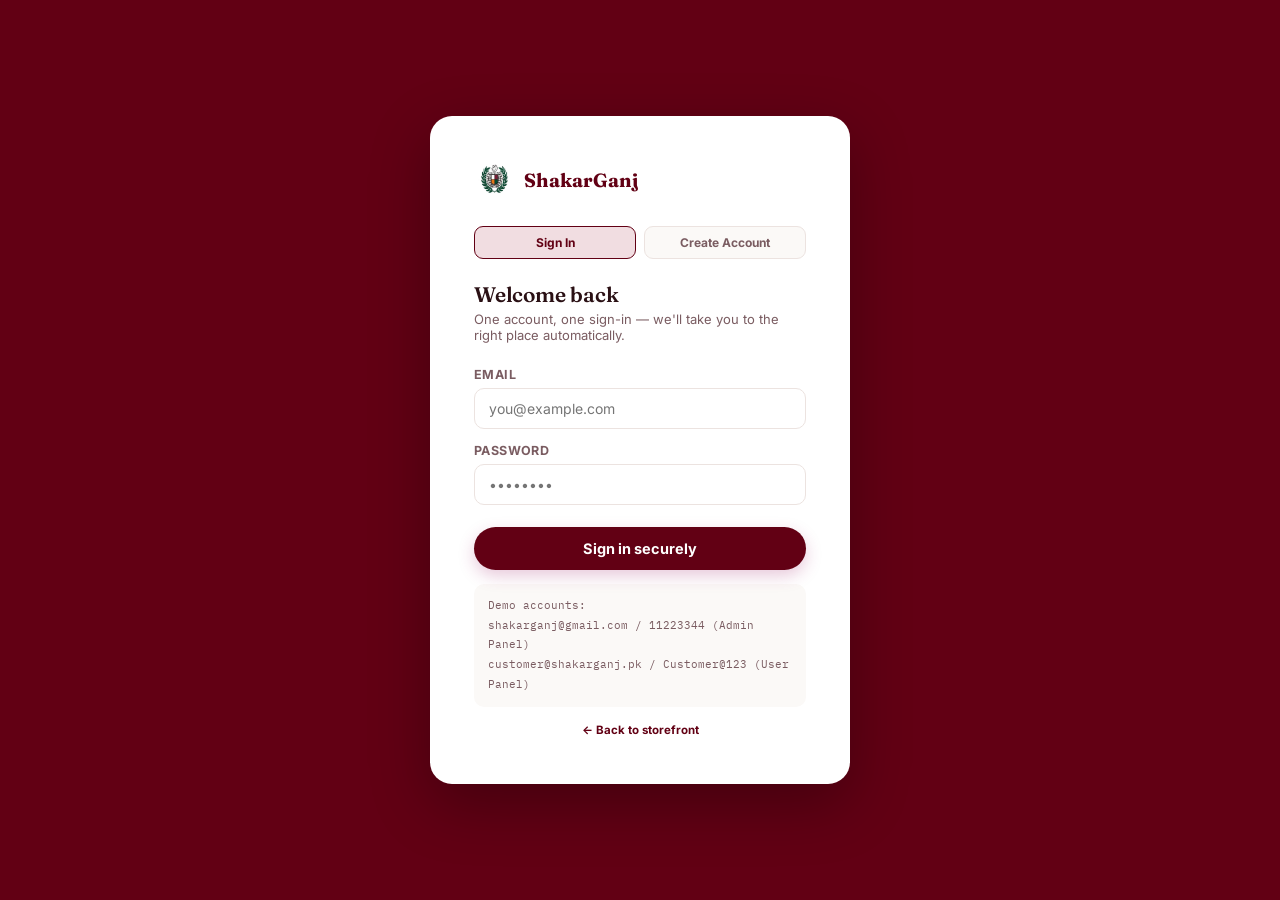
<file: public/login.html>
<!DOCTYPE html>
<html lang="en">
<head>
<meta charset="UTF-8">
<meta name="viewport" content="width=device-width, initial-scale=1.0">
<title>Sign In — ShakarGanj</title>
<link href="https://fonts.googleapis.com/css2?family=Fraunces:opsz,wght@9..144,600;9..144,700&family=Inter:wght@400;500;600;700;800&family=IBM+Plex+Mono:wght@500;600&display=swap" rel="stylesheet">
<link rel="stylesheet" href="css/style.css?v=3">
</head>
<body>

<div class="admin-login-wrap">
  <div class="admin-login-card">
    <div class="abrand"><img src="assets/logo.jpg" alt="logo" style="border-radius:50%;"><b>ShakarGanj</b></div>

    <div class="sp-tabs" style="margin-bottom:22px;">
      <button id="tabLoginBtn" class="active" onclick="switchTab('login')">Sign In</button>
      <button id="tabRegisterBtn" onclick="switchTab('register')">Create Account</button>
    </div>

    <!-- LOGIN -->
    <div id="loginForm">
      <h2>Welcome back</h2>
      <div class="sub">One account, one sign-in — we'll take you to the right place automatically.</div>
      <div class="field"><label>Email</label><input type="email" id="loginEmail" placeholder="you@example.com" autocomplete="username"></div>
      <div class="field"><label>Password</label><input type="password" id="loginPass" placeholder="••••••••" autocomplete="current-password"></div>
      <button class="btn" style="width:100%; margin-top:8px;" onclick="doLogin()">Sign in securely</button>
      <div class="login-err" id="loginErr"></div>
      <div class="seed-creds">
        Demo accounts:<br>
        shakarganj@gmail.com / 11223344 (Admin Panel)<br>
        customer@shakarganj.pk / Customer@123 (User Panel)
      </div>
    </div>

    <!-- REGISTER -->
    <div id="registerForm" style="display:none;">
      <h2>Create your account</h2>
      <div class="sub">For shopping and tracking your orders — takes a few seconds.</div>
      <div class="field"><label>Full name</label><input type="text" id="regName" placeholder="Ahmed Khan"></div>
      <div class="field"><label>Email</label><input type="email" id="regEmail" placeholder="you@example.com" autocomplete="username"></div>
      <div class="field"><label>Password</label><input type="password" id="regPass" placeholder="At least 8 characters" autocomplete="new-password"></div>
      <button class="btn" style="width:100%; margin-top:8px;" onclick="doRegister()">Create account</button>
      <div class="login-err" id="registerErr"></div>
    </div>

    <div class="helper"><a href="index.html" style="color:var(--maroon); font-weight:700;">← Back to storefront</a></div>
  </div>
</div>

<script src="js/api.js?v=3"></script>
<script>
// Where each role lands after a successful sign-in. This is the ONLY branch
// point in the whole app — there is no separate "admin login" anywhere.
const ROLE_DESTINATIONS = {
  admin: 'admin.html',
  manager: 'admin.html',
  staff: 'admin.html',
  employee: 'admin.html',
  user: 'user-dashboard.html',
};

// If already signed in, skip straight to the right panel.
(function redirectIfLoggedIn() {
  const user = API.user();
  if (user && API.token() && ROLE_DESTINATIONS[user.role]) {
    location.href = ROLE_DESTINATIONS[user.role];
  }
})();

function switchTab(tab) {
  document.getElementById('tabLoginBtn').classList.toggle('active', tab === 'login');
  document.getElementById('tabRegisterBtn').classList.toggle('active', tab === 'register');
  document.getElementById('loginForm').style.display = tab === 'login' ? 'block' : 'none';
  document.getElementById('registerForm').style.display = tab === 'register' ? 'block' : 'none';
}

async function doLogin() {
  const email = document.getElementById('loginEmail').value.trim();
  const password = document.getElementById('loginPass').value;
  const errBox = document.getElementById('loginErr');
  errBox.style.display = 'none';
  if (!email || !password) { errBox.textContent = 'Please enter your email and password.'; errBox.style.display = 'block'; return; }
  try {
    const { token, user } = await API.post('/api/auth/login', { email, password });
    API.setToken(token);
    API.setUser(user);
    // Backend decided the role — frontend just follows it. This is the
    // "Admin Email + Password → Backend Authentication → Admin Role →
    // Admin Panel" (and the equivalent for users) flow, in one place.
    location.href = ROLE_DESTINATIONS[user.role] || 'index.html';
  } catch (err) {
    errBox.textContent = err.message || 'Invalid email or password.';
    errBox.style.display = 'block';
  }
}

async function doRegister() {
  const name = document.getElementById('regName').value.trim();
  const email = document.getElementById('regEmail').value.trim();
  const password = document.getElementById('regPass').value;
  const errBox = document.getElementById('registerErr');
  errBox.style.display = 'none';
  if (!name || !email || !password) { errBox.textContent = 'Please fill in every field.'; errBox.style.display = 'block'; return; }
  try {
    const { token, user } = await API.post('/api/auth/register', { name, email, password });
    API.setToken(token);
    API.setUser(user);
    location.href = ROLE_DESTINATIONS[user.role] || 'index.html'; // new accounts are always role 'user'
  } catch (err) {
    errBox.textContent = err.message || 'Could not create your account.';
    errBox.style.display = 'block';
  }
}
</script>
</body>
</html>
</file>
<file: public/css/style.css>
/* public/css/style.css — ShakarGanj Grocery shared theme */
:root{
  --maroon: #620014;
  --maroon-dark: #4a000f;
  --maroon-tint: #F1DDE1;
  --white: #FFFFFF;
  --paper: #FBF9F7;
  --line: #ECE3E0;
  --ink: #2A1014;
  --ink-soft: #7A5C61;
  --gold: #D98A2B;
  --green: #1F5B3A;
  --shadow: 0 10px 30px rgba(85,16,31,0.08);
  --radius-card: 18px;
}
*{box-sizing:border-box; margin:0; padding:0;}
html{scroll-behavior:smooth;}
body{ font-family:'Inter', sans-serif; color:var(--ink); background:var(--white); -webkit-font-smoothing:antialiased; }
h1,h2,h3,h4{ font-family:'Fraunces', serif; font-weight:600; letter-spacing:-0.01em; }
img{ max-width:100%; display:block; }
button{ font-family:inherit; cursor:pointer; border:none; }
a{ color:inherit; text-decoration:none; }
.eyebrow{ font-family:'IBM Plex Mono', monospace; font-size:11px; letter-spacing:0.14em; text-transform:uppercase; color:var(--maroon); font-weight:600; }

.btn{ display:inline-flex; align-items:center; justify-content:center; gap:8px; background:var(--maroon); color:var(--white); padding:13px 26px; border-radius:999px; font-weight:700; font-size:14.5px; transition:transform .18s ease, background .18s ease, box-shadow .18s ease; box-shadow:0 6px 16px rgba(165,44,113,0.25); }
.btn:hover{ background:var(--maroon-dark); transform:translateY(-2px); box-shadow:0 10px 22px rgba(165,44,113,0.32); }
.btn.ghost{ background:transparent; color:var(--maroon); border:1.5px solid var(--maroon); box-shadow:none; }
.btn.ghost:hover{ background:var(--maroon-tint); transform:translateY(-2px); }
.btn.small{ padding:9px 18px; font-size:13px; }
.btn:disabled{ opacity:0.5; cursor:not-allowed; transform:none !important; }
.btn:focus-visible, a:focus-visible, input:focus-visible, select:focus-visible, button:focus-visible{ outline:2.5px solid var(--gold); outline-offset:2px; }

/* ============ SPLASH ============ */
#splash{ position:fixed; inset:0; z-index:9999; background:var(--maroon); display:flex; align-items:center; justify-content:center; overflow:hidden; }
#splash .wordmark{ font-family:'Roboto', sans-serif; font-weight:600; color:var(--white); font-size:clamp(48px, 11vw, 92px); position:relative; display:flex; align-items:center; opacity:1; transition:opacity .5s ease; z-index:2; }
#splash .wordmark .at{ position:relative; display:inline-block; }
#splash.expanding .wordmark{ opacity:0; pointer-events:none; }

/* The dot is positioned in px (via JS) at the exact center of the "@" glyph,
   then scaled up around that fixed point — never the viewport center. */
#splash .dot{
  position:fixed; width:8px; height:8px; border-radius:50%; background:var(--white);
  top:0; left:0; z-index:3; pointer-events:none;
  transform:translate(calc(-50% + 0px), calc(-50% + 5.5px)) scale(1);
  transition:transform 2.3s cubic-bezier(.76,0,.24,1);
  will-change:transform;
}
#splash.expanding .dot{ transform:translate(-50%,-50%) scale(var(--dot-scale, 400)); }

/* Solid fill swapped in the instant the dot finishes covering the screen —
   avoids a giant scaled element sitting in the render tree afterwards. */
#splash .bg-fill{ position:absolute; inset:0; background:var(--white); opacity:0; z-index:1; }
#splash.filled .bg-fill{ opacity:1; }

#splash .trolley-stage{ position:absolute; inset:0; display:flex; align-items:center; justify-content:center; opacity:0; transition:opacity .8s ease; z-index:4; }
#splash.show-logo .trolley-stage{ opacity:1; }
#splash .trolley-wrap{ display:flex; flex-direction:column; align-items:center; gap:22px; transform:translateY(6px); }
#splash .trolley-badge{ width:0; height:0; border-radius:50%; background:transparent; display:flex; align-items:center; justify-content:center; box-shadow:0 8px 26px rgba(98,0,20,0.28); opacity:0; transition:width .6s cubic-bezier(.34,1.2,.4,1) .05s, height .6s cubic-bezier(.34,1.2,.4,1) .05s, opacity .4s ease .05s, padding .6s ease .05s; padding:0; overflow:hidden; }
#splash.show-logo .trolley-badge{ width:190px; height:190px; opacity:1; padding:3px; }
#splash .trolley-badge img{ width:100%; height:100%; object-fit:contain; }
#splash .tagline{ color:var(--maroon); text-align:center; font-family:'Fraunces', serif; font-weight:500; font-size:clamp(17px, 2.6vw, 22px); opacity:0; transform:translateY(8px); transition:opacity .6s ease .25s, transform .6s ease .25s; max-width:280px; }
#splash.show-logo .tagline{ opacity:1; transform:translateY(0); }
#splash .tagline .sub{ display:block; margin-top:6px; font-family:'Inter',sans-serif; font-weight:500; font-size:12.5px; color:rgba(98,0,20,0.65); letter-spacing:0.04em; text-transform:uppercase; }
#splash .splash-actions{ display:flex; gap:12px; margin-top:6px; opacity:0; transform:translateY(10px); transition:opacity .6s ease .4s, transform .6s ease .4s; }
#splash.show-logo .splash-actions{ opacity:1; transform:translateY(0); }
#splash .splash-actions .btn{ background:var(--maroon); color:var(--white); box-shadow:0 8px 20px rgba(98,0,20,0.25); }
#splash .splash-actions .btn:hover{ background:#4a000f; transform:translateY(-2px); }
#splash .splash-actions .btn.line{ background:transparent; color:var(--maroon); border:1.5px solid var(--maroon); box-shadow:none; }
#splash .splash-actions .btn.line:hover{ background:rgba(98,0,20,0.08); }
@media (prefers-reduced-motion: reduce){
  #splash .dot{ transition-duration:.01ms !important; }
  #splash .wordmark, #splash .trolley-stage, #splash .tagline, #splash .splash-actions{ transition-duration:.01ms !important; }
}

/* ============ APP SHELL ============ */
#app{ display:none; }
#app.ready{ display:block; animation:fadeIn .5s ease; }
@keyframes fadeIn{ from{opacity:0;} to{opacity:1;} }
.topbar{ background:var(--maroon); color:var(--white); font-size:12.5px; padding:7px 0; text-align:center; }
header.site-header{ position:sticky; top:0; z-index:500; background:var(--white); border-bottom:1px solid var(--line); }
.header-inner{ max-width:1240px; margin:0 auto; padding:16px 28px; display:flex; align-items:center; gap:28px; }
.brand{ display:flex; align-items:center; gap:10px; flex-shrink:0; }
#app .brand .mark{ width:56px; height:48px; padding:0; overflow:visible; }
.brand .mark img{ display:block; width:145%; height:145%; padding:0; object-fit:contain; }
.brand .name{ font-family:'Fraunces',serif; font-weight:700; font-size:20px; color:var(--maroon); line-height:1; }
.brand .name span{ display:block; font-family:'IBM Plex Mono',monospace; font-weight:500; font-size:9.5px; letter-spacing:0.16em; color:var(--ink-soft); margin-top:3px; }
.searchbar{ flex:1; display:flex; align-items:center; gap:10px; background:var(--paper); border:1.5px solid var(--line); border-radius:999px; padding:11px 18px; max-width:480px; }
.searchbar input{ border:none; background:transparent; outline:none; width:100%; font-size:14px; color:var(--ink); }
.header-actions{ display:flex; align-items:center; gap:18px; margin-left:auto; }
.icon-btn{ position:relative; display:flex; flex-direction:column; align-items:center; gap:2px; font-size:10.5px; color:var(--ink-soft); font-weight:600; background:none; }
.icon-btn svg{ stroke:var(--maroon); }
.icon-btn .badge{ position:absolute; top:-6px; right:-9px; background:var(--gold); color:var(--white); font-size:10px; font-weight:700; width:17px; height:17px; border-radius:50%; display:flex; align-items:center; justify-content:center; }
nav.catnav{ background:var(--paper); border-bottom:1px solid var(--line); }
.catnav-inner{ max-width:1240px; margin:0 auto; padding:0 28px; display:flex; gap:28px; overflow-x:auto; }
.catnav-inner a{ padding:12px 0; font-size:13.5px; font-weight:600; color:var(--ink-soft); white-space:nowrap; border-bottom:2.5px solid transparent; }
.catnav-inner a:hover, .catnav-inner a.active{ color:var(--maroon); border-color:var(--maroon); }

.hero{ max-width:1240px; margin:0 auto; padding:52px 28px 20px; display:grid; grid-template-columns:1.1fr 0.9fr; gap:40px; align-items:center; }
.hero .eyebrow{ margin-bottom:14px; }
.hero h1{ font-size:clamp(32px,4.2vw,52px); line-height:1.06; }
.hero h1 em{ color:var(--maroon); font-style:normal; }
.hero p{ margin-top:16px; color:var(--ink-soft); font-size:15.5px; max-width:420px; line-height:1.6; }
.hero .hero-actions{ display:flex; gap:12px; margin-top:26px; }
.hero-visual{ position:relative; background:var(--maroon-tint); border-radius:28px; padding:30px; display:grid; grid-template-columns:1fr 1fr; gap:16px; }
.hero-visual .card{ background:var(--white); border-radius:16px; padding:14px; box-shadow:var(--shadow); }
.hero-visual .card img{ border-radius:10px; height:100px; object-fit:cover; }
.hero-visual .card .p-name{ font-size:12px; font-weight:700; margin-top:8px; }
.hero-visual .card .p-price{ font-size:12px; color:var(--maroon); font-weight:700; margin-top:2px; }
.hero-visual .tall{ grid-row:span 2; }
.hero-visual .tall img{ height:236px; }

.promise-strip{ max-width:1240px; margin:34px auto 0; padding:0 28px; display:grid; grid-template-columns:repeat(4,1fr); gap:18px; }
.promise-strip .item{ display:flex; align-items:center; gap:12px; padding:16px; background:var(--paper); border-radius:14px; border:1px solid var(--line); }
.promise-strip .item .ic{ width:38px; height:38px; border-radius:10px; background:var(--maroon); color:var(--white); display:flex; align-items:center; justify-content:center; flex-shrink:0; }
.promise-strip .item b{ display:block; font-size:13px; }
.promise-strip .item span{ font-size:11.5px; color:var(--ink-soft); }

.section{ max-width:1240px; margin:0 auto; padding:56px 28px; }
.section-head{ display:flex; align-items:end; justify-content:space-between; margin-bottom:26px; }
.section-head h2{ font-size:26px; }
.section-head a{ font-size:13px; font-weight:700; color:var(--maroon); }

.cat-grid{ display:grid; grid-template-columns:repeat(6,1fr); gap:16px; }
.cat-card{ text-align:center; padding:22px 10px; border-radius:16px; background:var(--paper); border:1px solid var(--line); transition:transform .2s ease, box-shadow .2s ease; }
.cat-card:hover{ transform:translateY(-4px); box-shadow:var(--shadow); }
.cat-card .emoji{ font-size:30px; }
.cat-card .lbl{ font-size:12.5px; font-weight:700; margin-top:10px; }

.product-grid{ display:grid; grid-template-columns:repeat(4,1fr); gap:20px; }
.p-card{ border:1px solid var(--line); border-radius:var(--radius-card); overflow:hidden; background:var(--white); transition:box-shadow .2s ease, transform .2s ease; position:relative; }
.p-card:hover{ box-shadow:var(--shadow); transform:translateY(-3px); }
.p-card .tag{ position:absolute; top:12px; left:12px; background:var(--green); color:var(--white); font-size:10px; font-weight:700; padding:4px 9px; border-radius:999px; z-index:2; }
.p-card .tag.sale{ background:var(--gold); }
.p-card .img-wrap{ background:var(--paper); padding:18px; }
.p-card .img-wrap img{ height:120px; object-fit:contain; margin:0 auto; }
.p-card .body{ padding:14px 16px 16px; }
.p-card .cat-lbl{ font-size:10.5px; color:var(--ink-soft); text-transform:uppercase; letter-spacing:0.05em; font-weight:600; }
.product-eyebrow{ display:inline-block; margin-top:7px; color:var(--green); font-family:'IBM Plex Mono',monospace; font-size:10px; font-weight:700; letter-spacing:.04em; text-transform:uppercase; }
.p-card .p-title{ font-size:14px; font-weight:700; margin-top:4px; line-height:1.3; }
.p-card .row{ display:flex; align-items:center; justify-content:space-between; margin-top:12px; }
.p-card .price{ font-family:'IBM Plex Mono',monospace; font-weight:600; color:var(--maroon); font-size:15px; }
.p-card .price .old{ color:var(--ink-soft); text-decoration:line-through; font-size:11.5px; margin-right:6px; }
.p-card .add-btn{ width:34px; height:34px; border-radius:50%; background:var(--maroon); color:var(--white); display:flex; align-items:center; justify-content:center; font-size:18px; font-weight:700; transition:background .18s ease, transform .18s ease; }
.p-card .add-btn:hover{ background:var(--maroon-dark); transform:scale(1.08); }

.banner-strip{ background:var(--maroon); border-radius:24px; padding:44px 48px; color:var(--white); display:flex; align-items:center; justify-content:space-between; gap:24px; flex-wrap:wrap; }
.banner-strip h3{ font-size:26px; max-width:420px; }
.banner-strip p{ color:rgba(255,255,255,0.78); margin-top:8px; font-size:13.5px; max-width:400px; }
.banner-strip .btn{ background:var(--white); color:var(--maroon); }
.banner-strip:has(.campaign-banner-item){ display:flex; flex-direction:column; align-items:stretch; padding:22px; gap:16px; }
.campaign-banner-item{ min-height:190px; width:100%; padding:28px 26px; border-radius:16px; background-color:var(--maroon-dark); background-size:cover; background-position:center; color:var(--white); display:flex; align-items:center; justify-content:space-between; gap:24px; }
.campaign-banner-item h3{ font-size:26px; max-width:520px; }
.campaign-banner-item p{ color:rgba(255,255,255,.78); margin-top:8px; font-size:13.5px; max-width:520px; }
.campaign-banner-item .eyebrow{ color:rgba(255,255,255,.72); margin-bottom:8px; }
.campaign-banner-badge{ color:rgba(255,255,255,.72); margin-bottom:8px; }
.deals-hero{ background:var(--maroon); color:var(--white); padding:64px max(28px, calc((100vw - 1184px) / 2)); }
.deals-hero .eyebrow{ color:rgba(255,255,255,0.72); }
.deals-hero h1{ font-size:clamp(34px,5vw,58px); line-height:1.05; margin-top:12px; }
.deals-hero h1 em{ color:#F5C27A; font-style:normal; }
.deals-hero p{ color:rgba(255,255,255,0.78); max-width:520px; margin-top:14px; line-height:1.7; }
.deal-label{ display:inline-block; margin-top:10px; color:var(--maroon); background:var(--maroon-tint); padding:4px 8px; border-radius:6px; font-size:10.5px; font-weight:800; }
.deal-countdown{ color:var(--ink-soft); font-family:'IBM Plex Mono',monospace; font-size:10px; margin-top:12px; line-height:1.5; }
.stock-status{ color:var(--green); font-size:11px; margin-top:8px; font-weight:700; }
.stock-status.out{ color:#B3261E; }
.deal-empty{ text-align:center; padding:80px 20px; border:1px dashed var(--line); border-radius:16px; }
.deal-empty-icon{ width:54px; height:54px; margin:0 auto 16px; display:flex; align-items:center; justify-content:center; border-radius:50%; background:var(--maroon-tint); color:var(--maroon); font-family:'IBM Plex Mono',monospace; font-size:24px; font-weight:700; }
.deal-empty h2{ font-size:24px; }
.deal-empty p{ color:var(--ink-soft); font-size:13px; margin:8px 0 18px; }
.deal-error{ color:#B3261E; text-align:center; padding:30px; }
.old{ color:var(--ink-soft); text-decoration:line-through; font-size:11.5px; margin-right:6px; }
.deal-campaign-list{ display:grid; gap:22px; }
.deal-campaign-container{ min-height:250px; border-radius:24px; overflow:hidden; background:var(--maroon); color:var(--white); position:relative; display:flex; align-items:center; box-shadow:var(--shadow); }
.deal-campaign-container.has-image{ background-image:linear-gradient(90deg, rgba(98,0,20,.98) 0%, rgba(98,0,20,.88) 48%, rgba(98,0,20,.2) 100%), var(--campaign-image); background-size:cover; background-position:center; }
.deal-campaign-content{ padding:42px 48px; max-width:650px; position:relative; z-index:1; }
.deal-campaign-content .eyebrow{ color:rgba(255,255,255,.72); }
.deal-campaign-content h2{ font-size:clamp(28px,4vw,42px); margin-top:10px; }
.deal-campaign-content p{ color:rgba(255,255,255,.8); line-height:1.7; margin-top:10px; max-width:540px; }
.deal-campaign-actions{ display:flex; align-items:center; flex-wrap:wrap; gap:18px; margin-top:24px; }
.deal-campaign-actions .btn{ background:var(--white); color:var(--maroon); box-shadow:none; }
.campaign-countdown{ font-family:'IBM Plex Mono',monospace; font-size:11px; color:rgba(255,255,255,.82); }
.campaign-admin-panel{ margin-top:24px; }
.campaign-admin-panel h2{ font-size:22px; }
.admin-page#page-deals > .admin-topbar,
.admin-page#page-deals > .panel:not(.campaign-admin-panel){ display:none; }

footer.site-footer{ background:var(--ink); color:rgba(255,255,255,0.75); margin-top:40px; }
.footer-inner{ max-width:1240px; margin:0 auto; padding:50px 28px 26px; display:grid; grid-template-columns:1.4fr 1fr 1fr 1.2fr; gap:32px; }
.footer-store-name{ color:#fff; font-family:'Fraunces',serif; font-weight:700; font-size:19px; }
.footer-description{ font-size:12.5px; margin-top:10px; line-height:1.7; max-width:260px; }
.footer-inner h4{ color:var(--white); font-size:13px; margin-bottom:14px; }
.footer-inner li{ list-style:none; font-size:13px; margin-bottom:9px; }
.footer-inner .pay-icons{ display:flex; gap:8px; margin-top:12px; flex-wrap:wrap; }
.footer-inner .pay-icons span{ background:rgba(255,255,255,0.08); padding:6px 10px; border-radius:8px; font-size:11px; font-weight:700; }
.footer-policy-heading{ margin-top:22px; }
.footer-policy-links a:hover{ color:var(--white); }
.footer-bottom{ border-top:1px solid rgba(255,255,255,0.1); text-align:center; font-size:12px; padding:16px; color:rgba(255,255,255,0.5); }

/* ============ POLICY PAGES ============ */
.policy-page{ background:var(--paper); min-height:100vh; display:flex; flex-direction:column; }
.policy-header{ background:var(--white); border-bottom:1px solid var(--line); padding:16px max(28px, calc((100vw - 1184px) / 2)); display:flex; align-items:center; justify-content:space-between; gap:20px; }
.policy-header .brand{ cursor:pointer; }
.policy-header .brand .mark{ width:56px; height:48px; padding:0; overflow:visible; }
.policy-main{ width:min(820px, calc(100% - 40px)); margin:0 auto; padding:64px 0 72px; flex:1; }
.policy-main h1{ font-size:clamp(32px, 5vw, 48px); line-height:1.1; margin-top:12px; }
.policy-lead{ color:var(--ink-soft); font-size:16px; line-height:1.7; max-width:680px; margin:16px 0 38px; }
.policy-main section{ border-top:1px solid var(--line); padding:24px 0; }
.policy-main h2{ font-size:21px; margin-bottom:8px; }
.policy-main section p{ color:var(--ink-soft); font-size:14px; line-height:1.75; }
.policy-footer{ background:var(--ink); color:rgba(255,255,255,0.6); padding:20px max(28px, calc((100vw - 1184px) / 2)); display:flex; justify-content:space-between; align-items:center; gap:18px; font-size:12px; }
.policy-footer nav{ display:flex; flex-wrap:wrap; gap:16px; }
.policy-footer a:hover{ color:var(--white); }
@media (max-width:600px){
  .campaign-banner-item{ align-items:flex-start; flex-direction:column; padding:24px 20px; }
  .policy-header{ padding:14px 20px; }
  .policy-header .name{ font-size:17px; }
  .policy-header .btn{ padding:9px 12px; }
  .policy-main{ width:min(100% - 32px, 820px); padding:44px 0 52px; }
  .policy-footer{ align-items:flex-start; flex-direction:column; padding:20px; }
}

/* ============ CART DRAWER ============ */
#overlay{ position:fixed; inset:0; background:rgba(42,16,20,0.45); z-index:800; opacity:0; pointer-events:none; transition:opacity .25s ease; }
#overlay.open{ opacity:1; pointer-events:auto; }
#cartDrawer{ position:fixed; top:0; right:-420px; width:400px; max-width:92vw; height:100%; background:var(--white); z-index:900; box-shadow:-14px 0 40px rgba(0,0,0,0.2); transition:right .32s cubic-bezier(.22,.9,.4,1); display:flex; flex-direction:column; }
#cartDrawer.open{ right:0; }
.cart-head{ padding:20px 22px; border-bottom:1px solid var(--line); display:flex; align-items:center; justify-content:space-between; }
.cart-head h3{ font-size:18px; }
.cart-head button{ background:none; font-size:20px; color:var(--ink-soft); }
.cart-items{ flex:1; overflow-y:auto; padding:14px 22px; }
.cart-item{ display:flex; gap:12px; padding:14px 0; border-bottom:1px solid var(--line); }
.cart-item img{ width:56px; height:56px; object-fit:contain; background:var(--paper); border-radius:10px; padding:6px; }
.cart-item .info{ flex:1; }
.cart-item .info .t{ font-size:13.5px; font-weight:700; }
.cart-item .info .p{ font-size:12.5px; color:var(--maroon); font-weight:700; margin-top:2px; font-family:'IBM Plex Mono',monospace; }
.qty-ctrl{ display:flex; align-items:center; gap:8px; margin-top:8px; }
.qty-ctrl button{ width:22px; height:22px; border-radius:6px; background:var(--paper); border:1px solid var(--line); font-size:13px; }
.qty-ctrl span{ font-size:13px; font-weight:600; min-width:16px; text-align:center; }
.remove-x{ align-self:flex-start; color:var(--ink-soft); font-size:12px; cursor:pointer; }
.cart-empty{ text-align:center; padding:60px 20px; color:var(--ink-soft); font-size:13.5px; }
.cart-foot{ padding:18px 22px 24px; border-top:1px solid var(--line); }
.cart-foot .totals-row{ display:flex; justify-content:space-between; font-size:13.5px; margin-bottom:8px; color:var(--ink-soft); }
.cart-foot .totals-row.grand{ color:var(--ink); font-weight:800; font-size:16px; margin-top:10px; }
.cart-foot .btn{ width:100%; margin-top:12px; }

/* ============ CHECKOUT MODAL ============ */
.modal-mask{ position:fixed; inset:0; background:rgba(42,16,20,0.5); z-index:950; display:none; align-items:center; justify-content:center; padding:20px; }
.modal-mask.open{ display:flex; }
.modal-box{ background:var(--white); border-radius:22px; max-width:920px; width:100%; max-height:90vh; overflow-y:auto; padding:36px; position:relative; }
.modal-box .close-x{ position:absolute; top:22px; right:22px; font-size:20px; color:var(--ink-soft); background:none; }
.modal-box h2{ font-size:24px; margin-bottom:22px; }
.checkout-grid{ display:grid; grid-template-columns:1fr 1fr; gap:32px; }
.field{ margin-bottom:14px; }
.field label{ display:block; font-size:12.5px; font-weight:700; margin-bottom:6px; color:var(--ink-soft); text-transform:uppercase; letter-spacing:0.03em; }
.field input, .field select, .field textarea{ width:100%; padding:11px 14px; border:1.5px solid var(--line); border-radius:10px; font-size:14px; font-family:inherit; outline:none; }
.field input:focus, .field select:focus, .field textarea:focus{ border-color:var(--maroon); }
.field-row{ display:grid; grid-template-columns:1fr 1fr; gap:12px; }
.field-error{ color:#B3261E; font-size:11.5px; margin-top:5px; display:none; }
.pay-options{ display:flex; flex-direction:column; gap:10px; margin-top:6px; }
.pay-opt{ border:1.5px solid var(--line); border-radius:12px; padding:14px 16px; display:flex; align-items:center; gap:12px; cursor:pointer; transition:border-color .18s ease, background .18s ease; }
.pay-opt.selected{ border-color:var(--maroon); background:var(--maroon-tint); }
.pay-opt .radio{ width:18px; height:18px; border-radius:50%; border:2px solid var(--ink-soft); flex-shrink:0; position:relative; }
.pay-opt.selected .radio{ border-color:var(--maroon); }
.pay-opt.selected .radio::after{ content:''; position:absolute; inset:3px; background:var(--maroon); border-radius:50%; }
.pay-opt .pi{ width:38px; height:38px; border-radius:9px; display:flex; align-items:center; justify-content:center; font-weight:800; font-size:11px; color:var(--white); flex-shrink:0; }
.pay-opt .pt{ font-size:13.5px; font-weight:700; }
.pay-opt .ps{ font-size:11.5px; color:var(--ink-soft); margin-top:1px; }
.pay-detail{ margin-top:8px; margin-left:50px; font-size:12px; color:var(--ink-soft); background:var(--paper); border-radius:8px; padding:10px 12px; display:none; line-height:1.6; }
.pay-opt.selected + .pay-detail{ display:block; }
.order-summary{ background:var(--paper); border-radius:16px; padding:20px; margin-top:18px; }
.order-summary .totals-row{ display:flex; justify-content:space-between; font-size:13px; margin-bottom:7px; color:var(--ink-soft); }
.order-summary .totals-row.grand{ font-weight:800; color:var(--ink); font-size:16px; margin-top:8px; border-top:1px solid var(--line); padding-top:10px; }

/* ============ HELP & SUPPORT WIDGET ============ */
#supportFab{ position:fixed; bottom:24px; right:24px; z-index:700; width:56px; height:56px; border-radius:50%; background:var(--maroon); color:var(--white); display:flex; align-items:center; justify-content:center; box-shadow:0 10px 28px rgba(165,44,113,0.4); transition:transform .2s ease; }
#supportFab:hover{ transform:scale(1.07); }
#supportPanel{ position:fixed; bottom:92px; right:24px; width:380px; max-width:92vw; max-height:72vh; background:var(--white); border-radius:20px; box-shadow:0 20px 60px rgba(0,0,0,0.25); z-index:701; display:none; flex-direction:column; overflow:hidden; border:1px solid var(--line); }
#supportPanel.open{ display:flex; }
.sp-head{ background:var(--maroon); color:var(--white); padding:18px 20px; }
.sp-head b{ font-family:'Fraunces',serif; font-size:16px; }
.sp-head p{ font-size:12px; color:rgba(255,255,255,0.8); margin-top:3px; }
.sp-body{ flex:1; overflow-y:auto; padding:16px 18px; }
.sp-tabs{ display:flex; gap:8px; margin-bottom:14px; }
.sp-tabs button{ flex:1; padding:8px; border-radius:9px; background:var(--paper); border:1px solid var(--line); font-size:12px; font-weight:700; color:var(--ink-soft); }
.sp-tabs button.active{ background:var(--maroon-tint); color:var(--maroon); border-color:var(--maroon); }
.faq-item{ border-bottom:1px solid var(--line); }
.faq-q{ padding:12px 2px; display:flex; justify-content:space-between; align-items:center; font-size:13px; font-weight:700; cursor:pointer; }
.faq-q .chev{ transition:transform .2s ease; color:var(--maroon); flex-shrink:0; margin-left:10px; }
.faq-item.open .faq-q .chev{ transform:rotate(180deg); }
.faq-a{ max-height:0; overflow:hidden; transition:max-height .25s ease; font-size:12.5px; color:var(--ink-soft); line-height:1.6; }
.faq-item.open .faq-a{ max-height:200px; padding-bottom:12px; }
.sp-form .field label{ font-size:11px; }
.sp-form .btn{ width:100%; margin-top:4px; }
.sp-success{ text-align:center; padding:26px 10px; }
.sp-success .ic{ font-size:34px; margin-bottom:10px; }
.sp-success b{ display:block; font-family:'IBM Plex Mono',monospace; color:var(--maroon); margin-top:6px; }

/* ============ ADMIN ============ */
body.admin-body{ background:var(--paper); }
.admin-login-wrap{ min-height:100vh; background:var(--maroon); display:flex; align-items:center; justify-content:center; padding:20px; }
.admin-login-card{ background:var(--white); border-radius:22px; padding:44px; max-width:420px; width:100%; box-shadow:0 20px 60px rgba(0,0,0,0.3); }
.admin-login-card .abrand{ display:flex; align-items:center; gap:10px; margin-bottom:26px; }
.admin-login-card .abrand img{ width:40px; height:40px; }
.admin-login-card .abrand b{ font-family:'Fraunces',serif; font-size:19px; color:var(--maroon); }
.admin-login-card h2{ font-size:21px; margin-bottom:4px; }
.admin-login-card .sub{ font-size:13px; color:var(--ink-soft); margin-bottom:24px; }
.admin-login-card .helper{ font-size:11.5px; color:var(--ink-soft); margin-top:14px; text-align:center; line-height:1.7; }
.login-err{ color:#B3261E; font-size:12px; margin-top:8px; display:none; }
.seed-creds{ background:var(--paper); border-radius:10px; padding:12px 14px; font-size:11px; font-family:'IBM Plex Mono',monospace; margin-top:14px; line-height:1.8; color:var(--ink-soft); }

.admin-shell{ display:grid; grid-template-columns:250px 1fr; min-height:100vh; }
.admin-sidebar{ background:var(--maroon-dark); color:var(--white); padding:24px 18px; display:flex; flex-direction:column; }
.admin-sidebar .abrand{ display:flex; align-items:center; gap:10px; padding:0 6px 22px; border-bottom:1px solid rgba(255,255,255,0.12); margin-bottom:18px; }
.admin-sidebar .abrand img{ width:32px; height:32px; border-radius:50%; }
.admin-sidebar .abrand b{ font-family:'Fraunces',serif; font-size:15.5px; }
.admin-nav a{ display:flex; align-items:center; gap:10px; padding:11px 12px; border-radius:10px; font-size:13.5px; font-weight:600; color:rgba(255,255,255,0.65); margin-bottom:3px; }
.admin-nav a:hover{ background:rgba(255,255,255,0.06); color:var(--white); }
.admin-nav a.active{ background:var(--white); color:var(--maroon); }
.admin-nav .locked{ opacity:0.35; pointer-events:none; }
.admin-sidebar .role-badge{ margin-top:auto; background:rgba(255,255,255,0.08); border-radius:12px; padding:12px 14px; font-size:11.5px; }
.admin-sidebar .role-badge b{ display:block; font-size:13px; margin-bottom:2px; }
.admin-sidebar .logout{ margin-top:10px; text-align:center; font-size:12px; color:rgba(255,255,255,0.6); border:1px solid rgba(255,255,255,0.2); border-radius:8px; padding:8px; cursor:pointer; }
.admin-sidebar .logout:hover{ color:var(--white); border-color:rgba(255,255,255,0.4); }

.admin-main{ padding:28px 34px; }
.admin-topbar{ display:flex; align-items:center; justify-content:space-between; margin-bottom:26px; flex-wrap:wrap; gap:12px; }
.admin-topbar h1{ font-size:22px; }
.admin-topbar .sub{ font-size:12.5px; color:var(--ink-soft); margin-top:2px; }
.gw-pill{ font-family:'IBM Plex Mono',monospace; font-size:10.5px; padding:4px 10px; border-radius:999px; font-weight:700; }
.gw-pill.live{ background:#E7F3EC; color:var(--green); }
.gw-pill.sandbox{ background:#FDF1E0; color:var(--gold); }

.kpi-grid{ display:grid; grid-template-columns:repeat(4,1fr); gap:16px; margin-bottom:22px; }
.kpi-card{ background:var(--white); border:1px solid var(--line); border-radius:16px; padding:18px 20px; }
.kpi-card .lbl{ font-size:11.5px; color:var(--ink-soft); text-transform:uppercase; letter-spacing:0.04em; font-weight:700; }
.kpi-card .val{ font-family:'Fraunces',serif; font-size:26px; margin-top:8px; }
.admin-grid2{ display:grid; grid-template-columns:1.5fr 1fr; gap:16px; margin-bottom:16px; }
.panel{ background:var(--white); border:1px solid var(--line); border-radius:16px; padding:22px; }
.panel h3{ font-size:15px; margin-bottom:16px; }
.top-prod-row{ display:flex; align-items:center; gap:12px; padding:10px 0; border-bottom:1px solid var(--line); font-size:13px; }
.top-prod-row:last-child{ border:none; }
.top-prod-row .name{ flex:1; font-weight:600; }
.top-prod-row .amt{ font-family:'IBM Plex Mono',monospace; color:var(--maroon); font-weight:700; }
.empty-note{ color:var(--ink-soft); font-size:13px; text-align:center; padding:20px 0; }

table.admin-table{ width:100%; border-collapse:collapse; font-size:13px; }
table.admin-table th{ text-align:left; font-size:11px; text-transform:uppercase; letter-spacing:0.04em; color:var(--ink-soft); padding:10px 12px; border-bottom:2px solid var(--line); }
table.admin-table td{ padding:12px; border-bottom:1px solid var(--line); }
table.admin-table img{ width:34px; height:34px; object-fit:contain; background:var(--paper); border-radius:8px; padding:4px; }
.pill{ padding:4px 10px; border-radius:999px; font-size:11px; font-weight:700; }
.pill.instock, .pill.paid, .pill.confirmed, .pill.delivered, .pill.active, .pill.resolved{ background:#E7F3EC; color:var(--green); }
.pill.low, .pill.pending, .pill.cod_pending, .pill.processing, .pill.open{ background:#FDF1E0; color:var(--gold); }
.pill.out, .pill.failed, .pill.cancelled{ background:#FBEAEA; color:#B3261E; }
.row-actions{ display:flex; gap:8px; flex-wrap:wrap; }
.row-actions button{ font-size:11.5px; font-weight:700; color:var(--maroon); background:var(--maroon-tint); padding:5px 10px; border-radius:7px; }
.row-actions button.del{ color:#B3261E; background:#FBEAEA; }
.row-actions select{ font-size:11.5px; padding:4px 6px; border-radius:6px; border:1px solid var(--line); }

.admin-page{ display:none; }
.admin-page.active{ display:block; }
.table-toolbar{ display:flex; justify-content:space-between; align-items:center; margin-bottom:16px; flex-wrap:wrap; gap:10px; }
.table-toolbar input{ padding:10px 14px; border:1.5px solid var(--line); border-radius:10px; font-size:13px; width:260px; }
.add-prod-form{ display:grid; grid-template-columns:1fr 1fr; gap:14px; margin-top:16px; }
.add-prod-form .full{ grid-column:1/-1; }
.access-denied{ text-align:center; padding:80px 20px; color:var(--ink-soft); }
.access-denied .ic{ font-size:40px; margin-bottom:14px; }
.toast{ position:fixed; bottom:24px; left:50%; transform:translateX(-50%) translateY(10px); background:var(--ink); color:var(--white); padding:12px 20px; border-radius:10px; font-size:13px; opacity:0; pointer-events:none; transition:opacity .25s ease, transform .25s ease; z-index:1200; }
.toast.show{ opacity:1; transform:translateX(-50%) translateY(0); }

@media (max-width: 980px){
  .header-inner{ flex-wrap:wrap; }
  .searchbar{ order:3; max-width:none; width:100%; }
  .hero{ grid-template-columns:1fr; }
  .promise-strip{ grid-template-columns:repeat(2,1fr); }
  .cat-grid{ grid-template-columns:repeat(3,1fr); }
  .product-grid{ grid-template-columns:repeat(2,1fr); }
  .footer-inner{ grid-template-columns:1fr 1fr; }
  .checkout-grid{ grid-template-columns:1fr; }
  .admin-shell{ grid-template-columns:1fr; }
  .admin-sidebar{ display:none; }
  .kpi-grid{ grid-template-columns:repeat(2,1fr); }
  .admin-grid2{ grid-template-columns:1fr; }
  #supportPanel{ right:12px; bottom:88px; }
  .deal-campaign-content{ padding:34px 28px; }
}
@media (max-width:600px){
  .deal-campaign-container{ min-height:290px; }
  .deal-campaign-container.has-image{ background-image:linear-gradient(90deg, rgba(98,0,20,.96), rgba(98,0,20,.78)), var(--campaign-image); }
  .deal-campaign-content{ padding:30px 22px; }
  .deal-campaign-content h2{ font-size:30px; }
  .deal-campaign-actions{ align-items:flex-start; flex-direction:column; gap:12px; }
}
</file>
